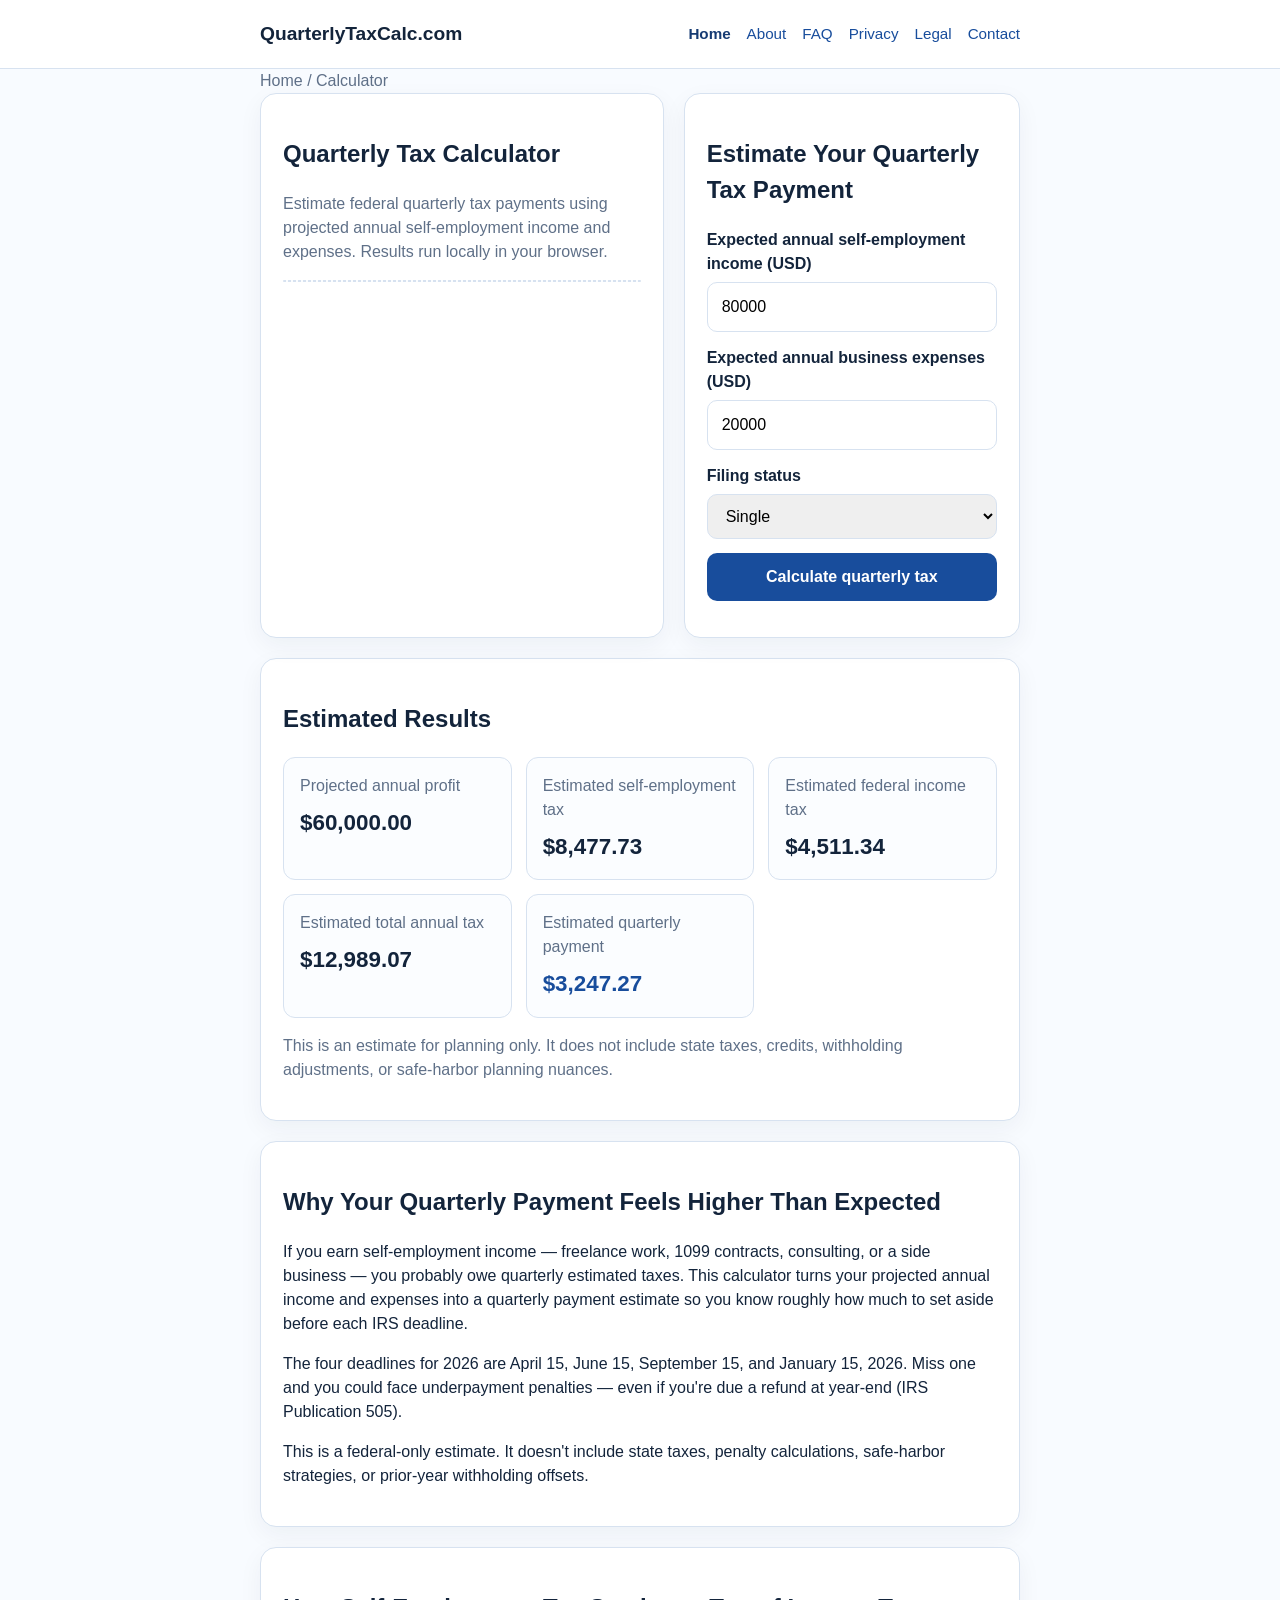
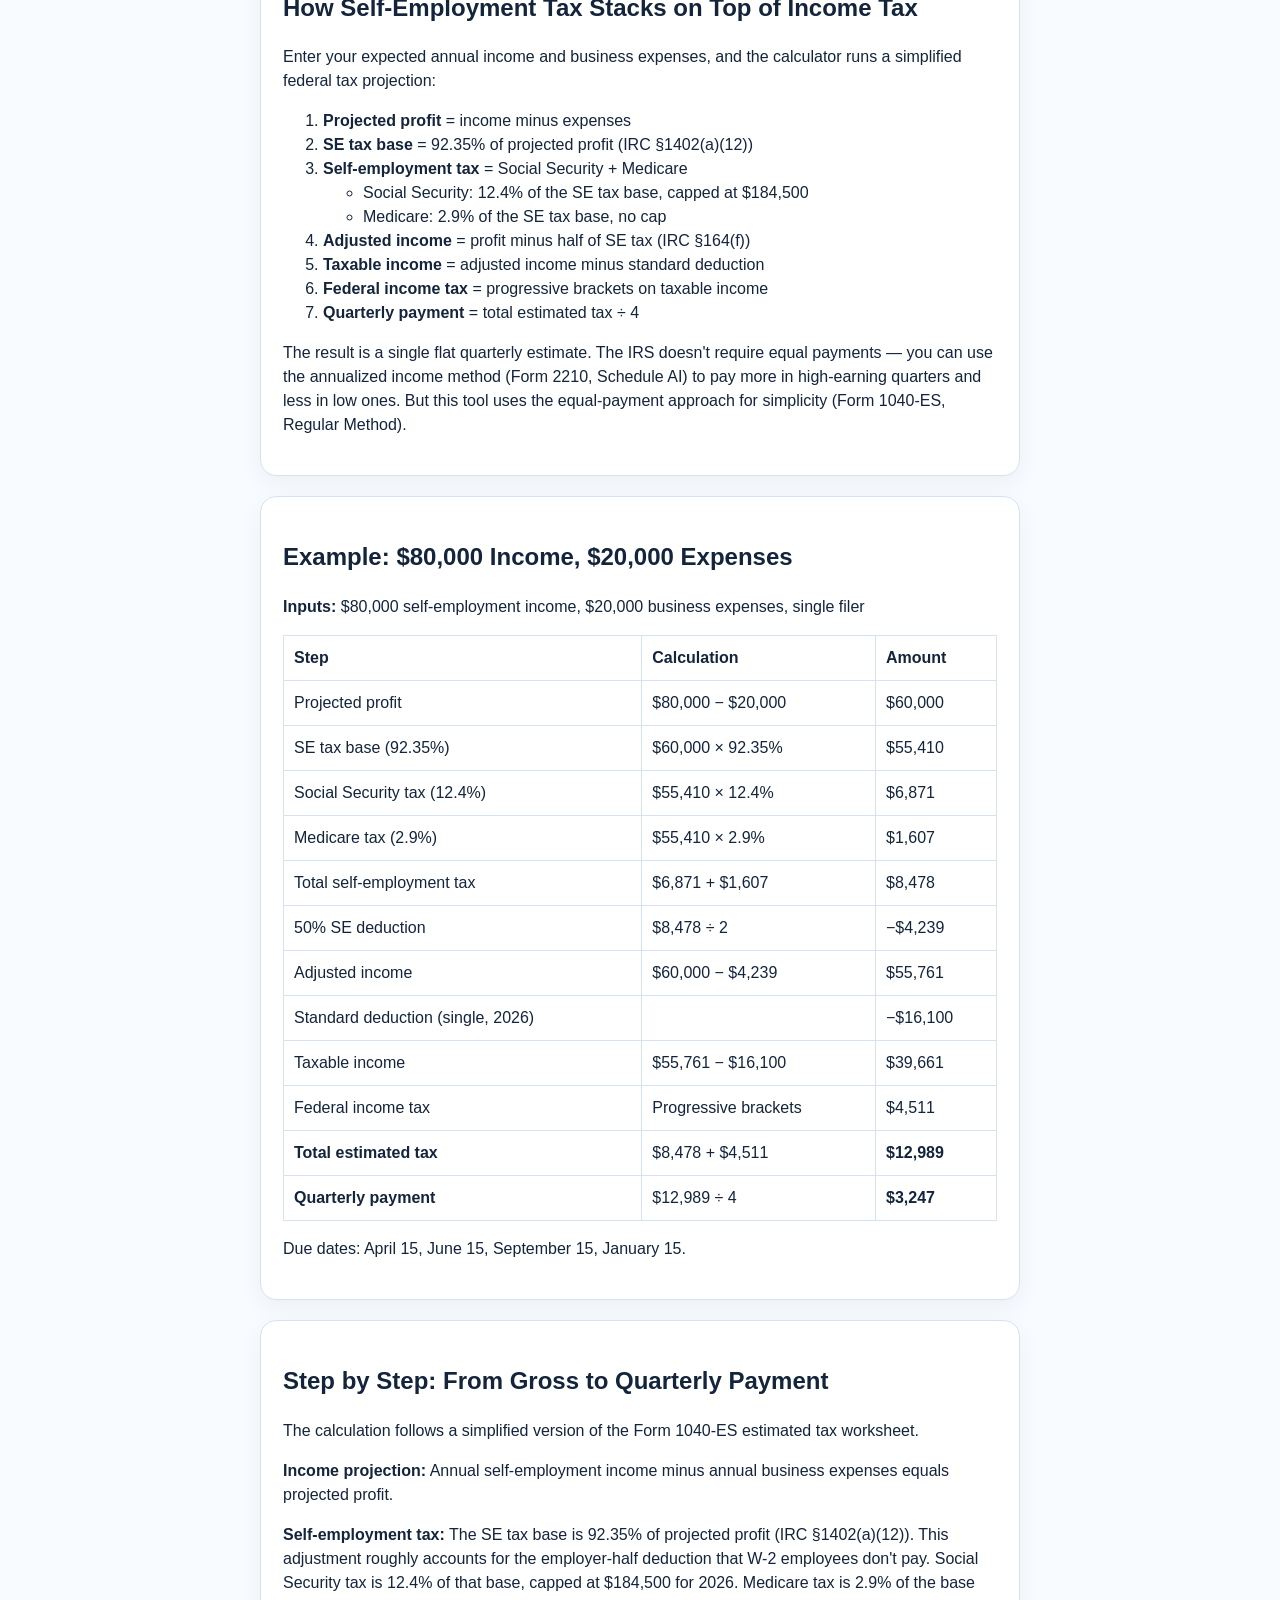
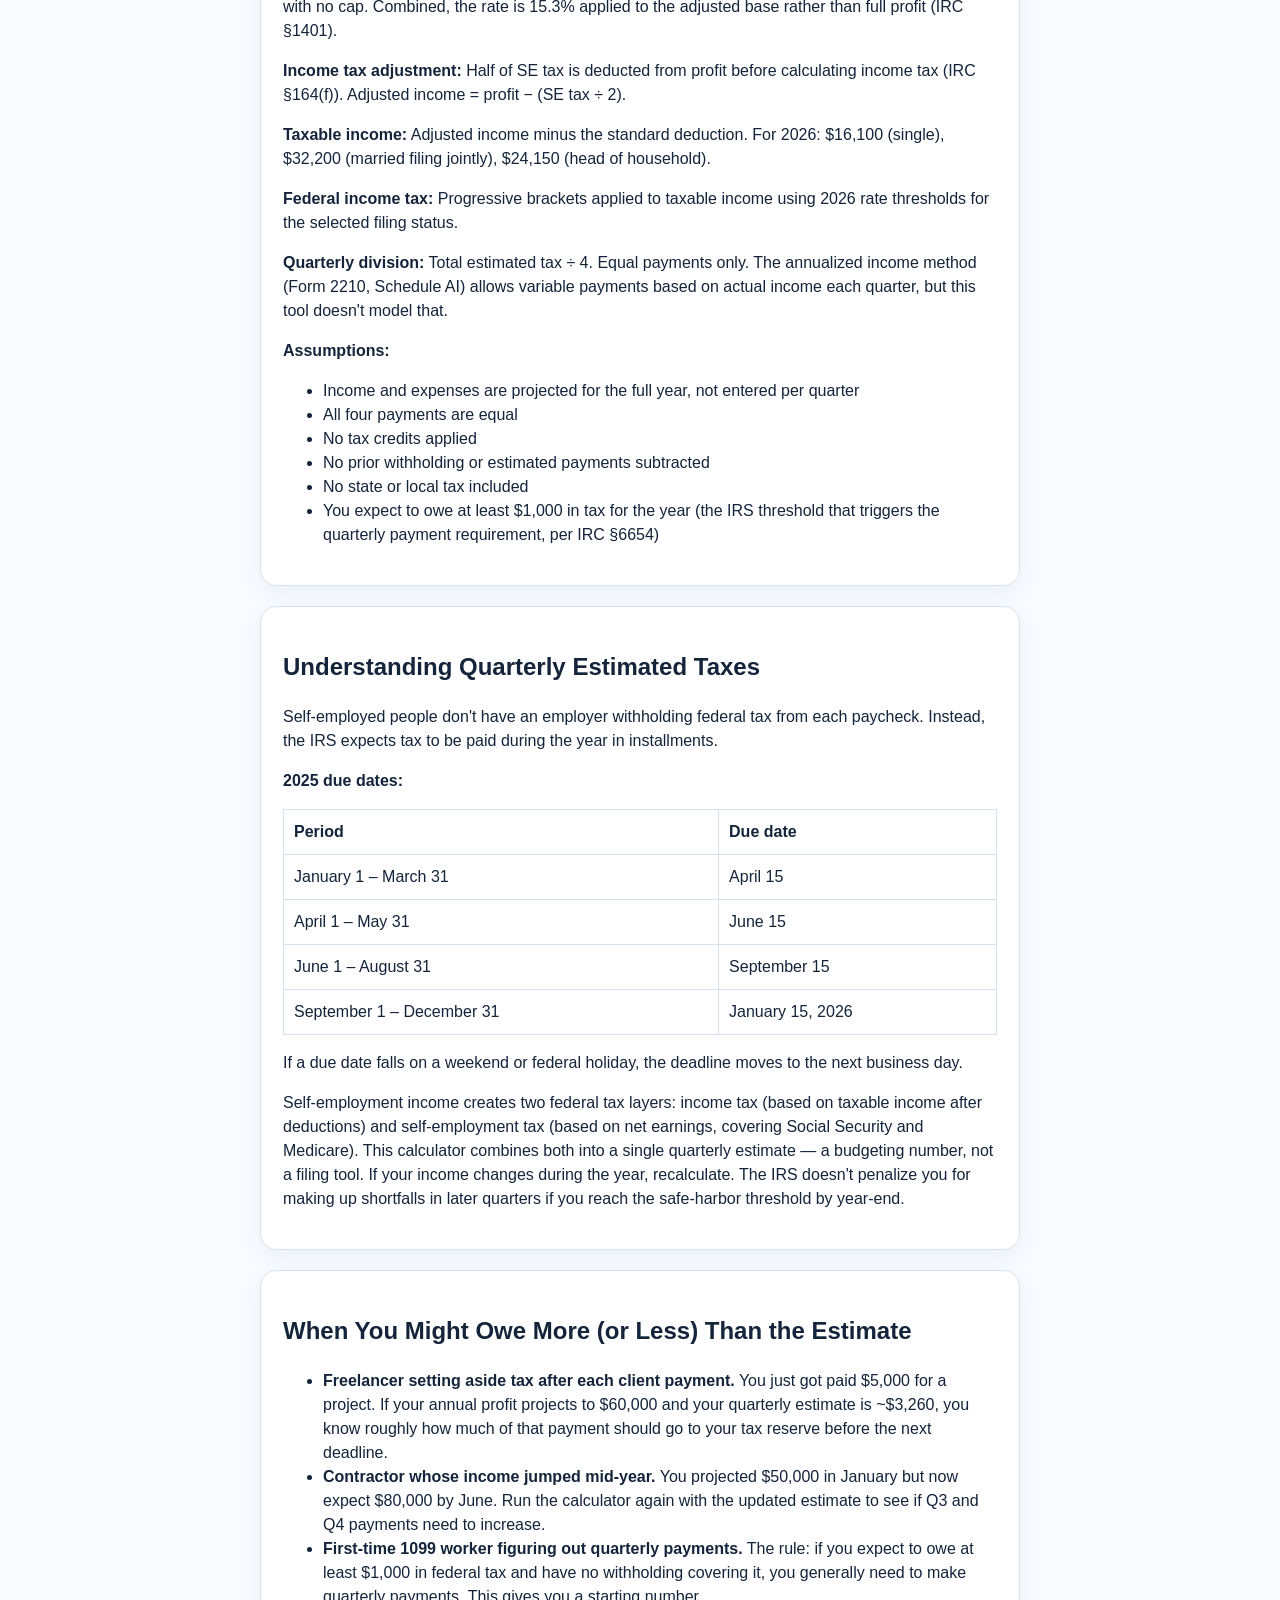
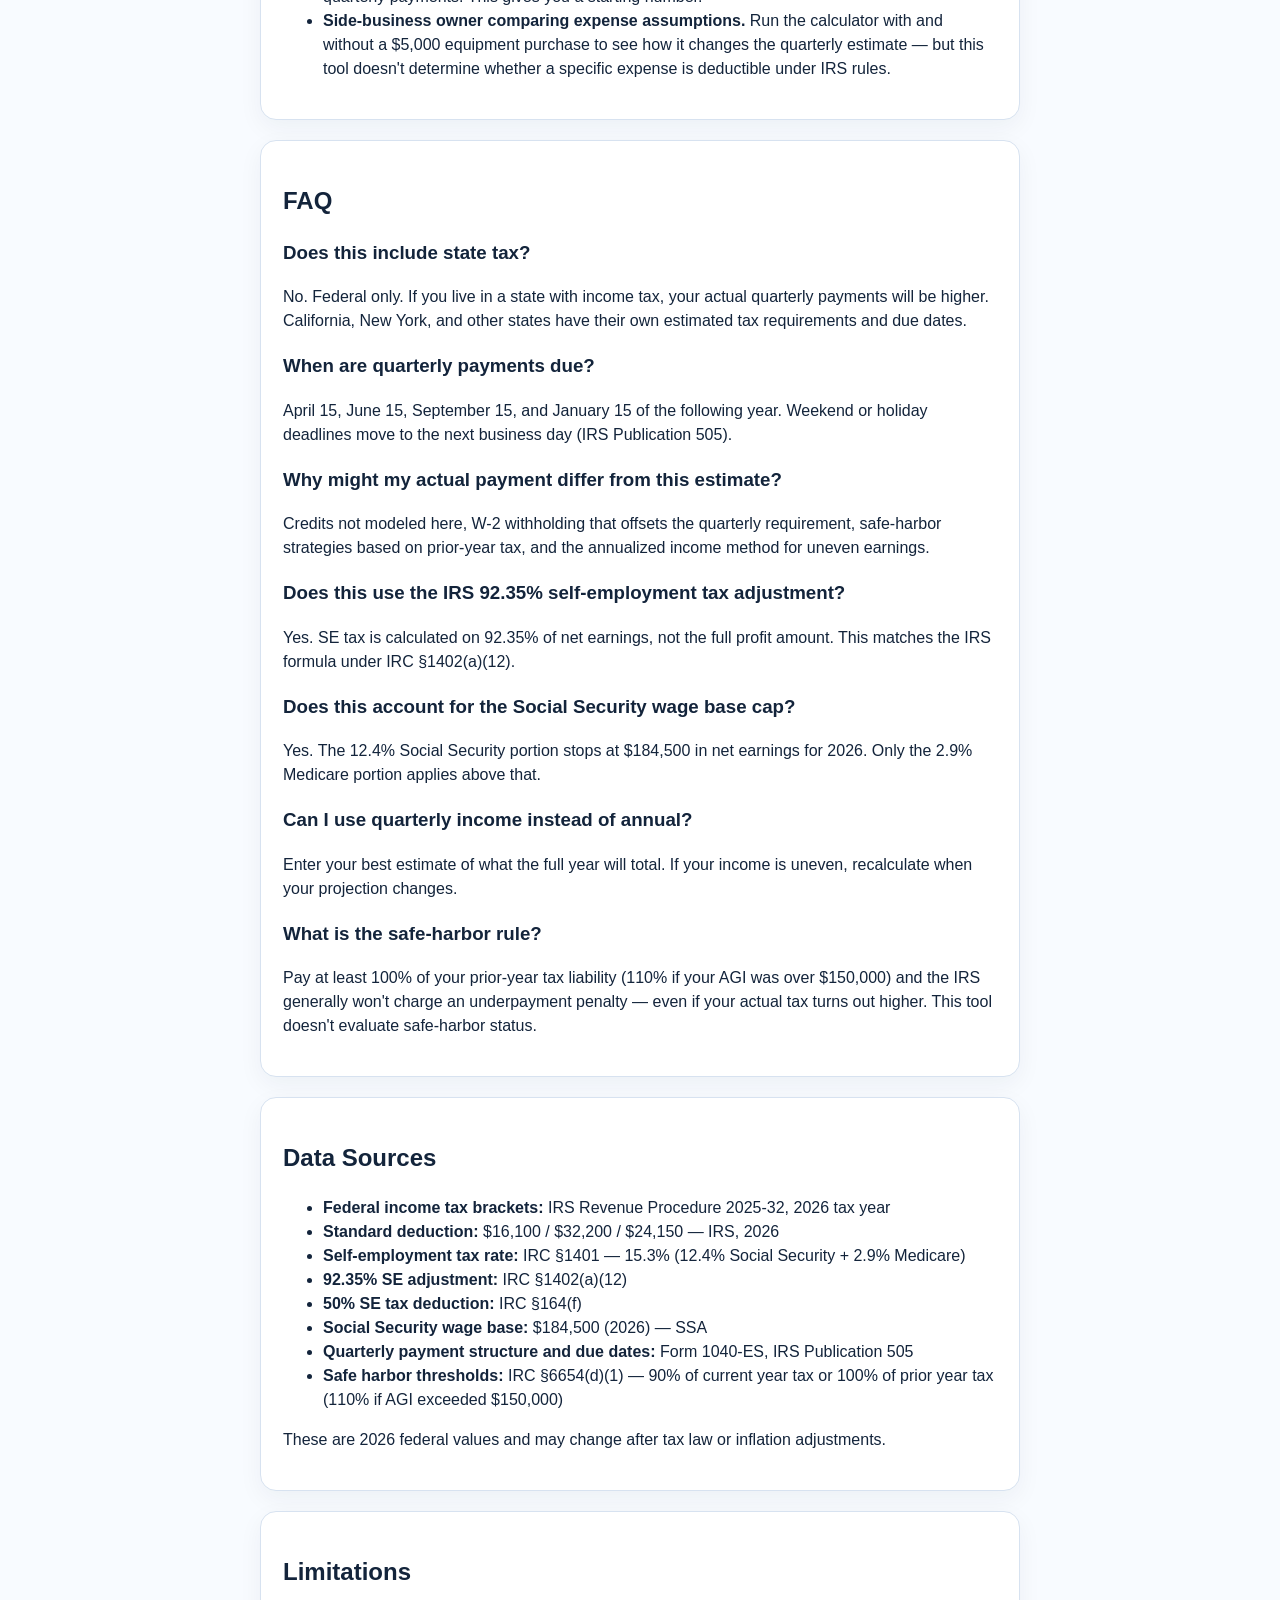
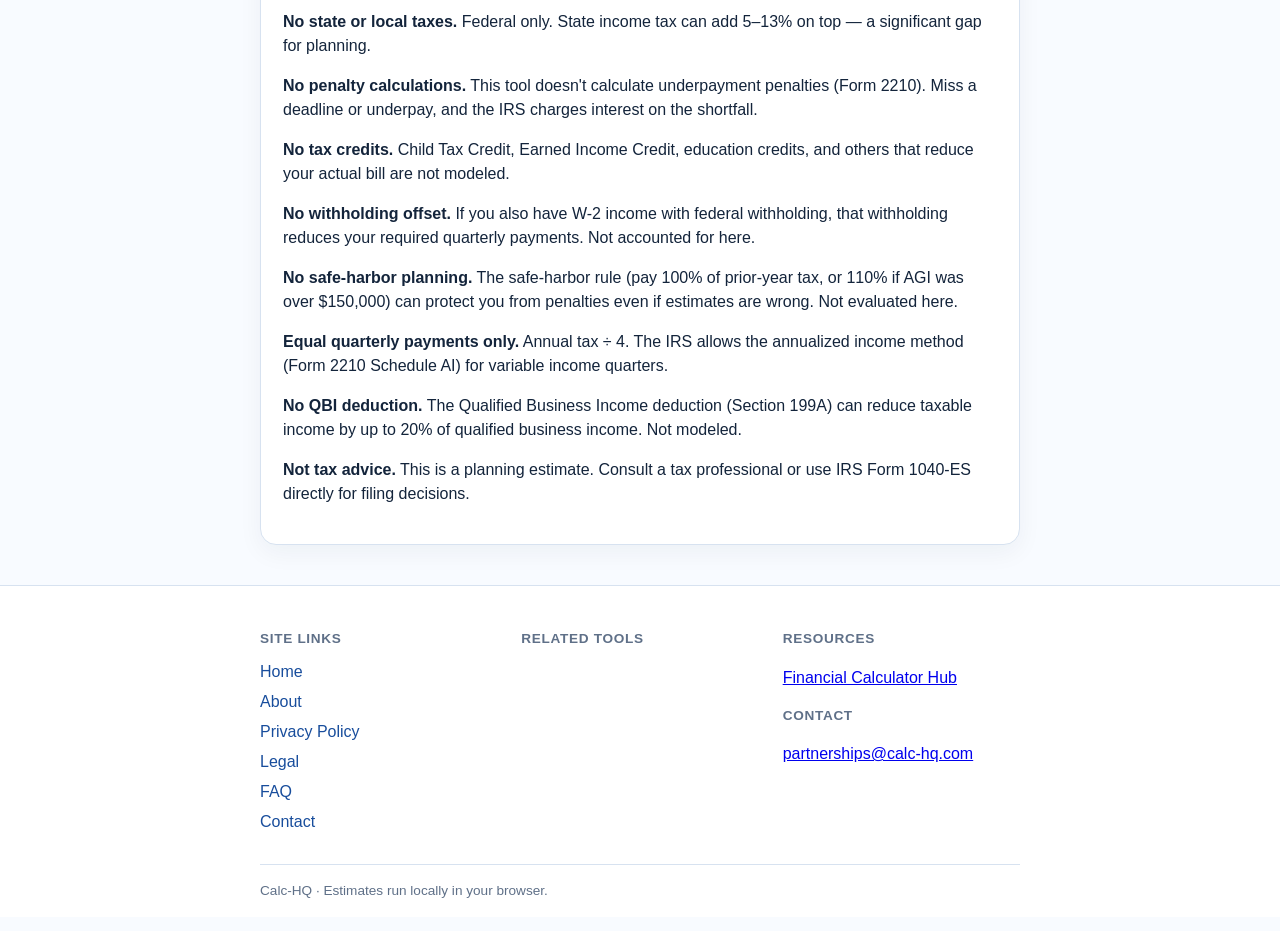
<file: index.html>
<!doctype html>
<html lang="en">
<head>
  <meta charset="utf-8">
  <meta name="viewport" content="width=device-width, initial-scale=1">
  <title>Quarterly Tax Estimator | QuarterlyTaxCalc.com</title>
  <meta name="description" content="Estimate quarterly federal tax payments for self-employed or other untaxed income using 2026 federal brackets and self-employment tax.">
  <link rel="canonical" href="https://quarterlytaxcalc.com/">
  <meta name="robots" content="index, follow">
  <meta property="og:type" content="website">
  <meta property="og:title" content="Quarterly Tax Estimator | QuarterlyTaxCalc.com">
  <meta property="og:description" content="Estimate quarterly federal tax payments for self-employed or other untaxed income using 2026 federal brackets and self-employment tax.">
  <meta property="og:url" content="https://quarterlytaxcalc.com/">
  <meta name="google-adsense-account" content="ca-pub-7744853829365165">
  <link rel="icon" href="assets/favicon.svg" type="image/svg+xml">
  <script async src="https://pagead2.googlesyndication.com/pagead/js/adsbygoogle.js?client=ca-pub-7744853829365165" crossorigin="anonymous"></script>
  <link rel="stylesheet" href="styles.css?v=layout-repair-0501c">
<script type="application/ld+json">
{
  "@context": "https://schema.org",
  "@type": "WebApplication",
  "name": "Quarterly Tax Estimator",
  "url": "https://quarterlytaxcalc.com/",
  "applicationCategory": "FinanceApplication",
  "operatingSystem": "Any",
  "creator": {"@type":"Organization","name":"Calc-HQ"},
  "description": "Estimate quarterly federal tax payments for self-employed or other untaxed income using 2026 federal brackets and self-employment tax.",
  "offers": {
    "@type": "Offer",
    "price": "0",
    "priceCurrency": "USD"
  }
}
</script>
</head>
<body>
<header class="site-header">
    <div class="container header-inner">
      <a class="brand" href="/">QuarterlyTaxCalc.com</a>
      <div data-site-header-nav></div>
    </div>
  </header>
<main class="container">
    <section class="hero">
      <div class="breadcrumbs">Home / Calculator</div>
      <div class="hero-grid">
        <div class="card">
          <h1>Quarterly Tax Calculator</h1>
          <p class="muted">Estimate federal quarterly tax payments using projected annual self-employment income and expenses. Results run locally in your browser.</p>
          <ins class="adsbygoogle ad-slot" data-ad-client="" data-ad-slot="" data-ad-format="auto" data-full-width-responsive="true" aria-label="Advertisement"></ins>
        </div>
        <div class="card">
          <h2>Estimate Your Quarterly Tax Payment</h2>
          <form id="calculatorForm">
            <div>
              <label for="annualIncome">Expected annual self-employment income (USD)</label>
              <input id="annualIncome" name="annualIncome" type="number" min="0" step="100" value="80000">
            </div>
            <div>
              <label for="annualExpenses">Expected annual business expenses (USD)</label>
              <input id="annualExpenses" name="annualExpenses" type="number" min="0" step="100" value="20000">
            </div>
            <div>
              <label for="filingStatus">Filing status</label>
              <select id="filingStatus" name="filingStatus">
                <option value="single">Single</option>
                <option value="married">Married filing jointly</option>
                <option value="hoh">Head of household</option>
              </select>
            </div>
            <button type="submit">Calculate quarterly tax</button>
          </form>
        </div>
      </div>
    </section>

    <section>
      <div class="section-card">
        <h2>Estimated Results</h2>
        <div class="results-grid">
          <div class="result-box"><span class="result-label">Projected annual profit</span><span id="projectedProfit" class="result-value">$0.00</span></div>
          <div class="result-box"><span class="result-label">Estimated self-employment tax</span><span id="estimatedSeTax" class="result-value">$0.00</span></div>
          <div class="result-box"><span class="result-label">Estimated federal income tax</span><span id="estimatedFederalTax" class="result-value">$0.00</span></div>
          <div class="result-box"><span class="result-label">Estimated total annual tax</span><span id="estimatedAnnualTax" class="result-value">$0.00</span></div>
          <div class="result-box"><span class="result-label">Estimated quarterly payment</span><span id="estimatedQuarterlyTax" class="result-value highlight">$0.00</span></div>
        </div>
        <p class="notice">This is an estimate for planning only. It does not include state taxes, credits, withholding adjustments, or safe-harbor planning nuances.</p>
      </div>
    </section>

    <section>
      <div class="section-card">
        <h2>Why Your Quarterly Payment Feels Higher Than Expected</h2>
        <p>If you earn self-employment income — freelance work, 1099 contracts, consulting, or a side business — you probably owe quarterly estimated taxes. This calculator turns your projected annual income and expenses into a quarterly payment estimate so you know roughly how much to set aside before each IRS deadline.</p>
        <p>The four deadlines for 2026 are April 15, June 15, September 15, and January 15, 2026. Miss one and you could face underpayment penalties — even if you're due a refund at year-end (IRS Publication 505).</p>
        <p>This is a federal-only estimate. It doesn't include state taxes, penalty calculations, safe-harbor strategies, or prior-year withholding offsets.</p>
      </div>
    </section>

    <section>
      <div class="section-card">
        <h2>How Self-Employment Tax Stacks on Top of Income Tax</h2>
        <p>Enter your expected annual income and business expenses, and the calculator runs a simplified federal tax projection:</p>
        <ol>
          <li><strong>Projected profit</strong> = income minus expenses</li>
          <li><strong>SE tax base</strong> = 92.35% of projected profit (IRC §1402(a)(12))</li>
          <li><strong>Self-employment tax</strong> = Social Security + Medicare
            <ul>
              <li>Social Security: 12.4% of the SE tax base, capped at $184,500</li>
              <li>Medicare: 2.9% of the SE tax base, no cap</li>
            </ul>
          </li>
          <li><strong>Adjusted income</strong> = profit minus half of SE tax (IRC §164(f))</li>
          <li><strong>Taxable income</strong> = adjusted income minus standard deduction</li>
          <li><strong>Federal income tax</strong> = progressive brackets on taxable income</li>
          <li><strong>Quarterly payment</strong> = total estimated tax ÷ 4</li>
        </ol>
        <p>The result is a single flat quarterly estimate. The IRS doesn't require equal payments — you can use the annualized income method (Form 2210, Schedule AI) to pay more in high-earning quarters and less in low ones. But this tool uses the equal-payment approach for simplicity (Form 1040-ES, Regular Method).</p>
      </div>
    </section>

    <section>
      <div class="section-card">
        <h2>Example: $80,000 Income, $20,000 Expenses</h2>
        <p><strong>Inputs:</strong> $80,000 self-employment income, $20,000 business expenses, single filer</p>
        <table class="example-table">
          <tr><th>Step</th><th>Calculation</th><th>Amount</th></tr>
          <tr><td>Projected profit</td><td>$80,000 − $20,000</td><td>$60,000</td></tr>
          <tr><td>SE tax base (92.35%)</td><td>$60,000 × 92.35%</td><td>$55,410</td></tr>
          <tr><td>Social Security tax (12.4%)</td><td>$55,410 × 12.4%</td><td>$6,871</td></tr>
          <tr><td>Medicare tax (2.9%)</td><td>$55,410 × 2.9%</td><td>$1,607</td></tr>
          <tr><td>Total self-employment tax</td><td>$6,871 + $1,607</td><td>$8,478</td></tr>
          <tr><td>50% SE deduction</td><td>$8,478 ÷ 2</td><td>−$4,239</td></tr>
          <tr><td>Adjusted income</td><td>$60,000 − $4,239</td><td>$55,761</td></tr>
          <tr><td>Standard deduction (single, 2026)</td><td></td><td>−$16,100</td></tr>
          <tr><td>Taxable income</td><td>$55,761 − $16,100</td><td>$39,661</td></tr>
          <tr><td>Federal income tax</td><td>Progressive brackets</td><td>$4,511</td></tr>
          <tr><td><strong>Total estimated tax</strong></td><td>$8,478 + $4,511</td><td><strong>$12,989</strong></td></tr>
          <tr><td><strong>Quarterly payment</strong></td><td>$12,989 ÷ 4</td><td><strong>$3,247</strong></td></tr>
        </table>
        <p>Due dates: April 15, June 15, September 15, January 15.</p>
      </div>
    </section>

    <section>
      <div class="section-card">
        <h2>Step by Step: From Gross to Quarterly Payment</h2>
        <p>The calculation follows a simplified version of the Form 1040-ES estimated tax worksheet.</p>
        <p><strong>Income projection:</strong> Annual self-employment income minus annual business expenses equals projected profit.</p>
        <p><strong>Self-employment tax:</strong> The SE tax base is 92.35% of projected profit (IRC §1402(a)(12)). This adjustment roughly accounts for the employer-half deduction that W-2 employees don't pay. Social Security tax is 12.4% of that base, capped at $184,500 for 2026. Medicare tax is 2.9% of the base with no cap. Combined, the rate is 15.3% applied to the adjusted base rather than full profit (IRC §1401).</p>
        <p><strong>Income tax adjustment:</strong> Half of SE tax is deducted from profit before calculating income tax (IRC §164(f)). Adjusted income = profit − (SE tax ÷ 2).</p>
        <p><strong>Taxable income:</strong> Adjusted income minus the standard deduction. For 2026: $16,100 (single), $32,200 (married filing jointly), $24,150 (head of household).</p>
        <p><strong>Federal income tax:</strong> Progressive brackets applied to taxable income using 2026 rate thresholds for the selected filing status.</p>
        <p><strong>Quarterly division:</strong> Total estimated tax ÷ 4. Equal payments only. The annualized income method (Form 2210, Schedule AI) allows variable payments based on actual income each quarter, but this tool doesn't model that.</p>
        <p><strong>Assumptions:</strong></p>
        <ul>
          <li>Income and expenses are projected for the full year, not entered per quarter</li>
          <li>All four payments are equal</li>
          <li>No tax credits applied</li>
          <li>No prior withholding or estimated payments subtracted</li>
          <li>No state or local tax included</li>
          <li>You expect to owe at least $1,000 in tax for the year (the IRS threshold that triggers the quarterly payment requirement, per IRC §6654)</li>
        </ul>
      </div>
    </section>

    <section>
      <div class="section-card">
        <h2>Understanding Quarterly Estimated Taxes</h2>
        <p>Self-employed people don't have an employer withholding federal tax from each paycheck. Instead, the IRS expects tax to be paid during the year in installments.</p>
        <p><strong>2025 due dates:</strong></p>
        <table class="example-table">
          <tr><th>Period</th><th>Due date</th></tr>
          <tr><td>January 1 – March 31</td><td>April 15</td></tr>
          <tr><td>April 1 – May 31</td><td>June 15</td></tr>
          <tr><td>June 1 – August 31</td><td>September 15</td></tr>
          <tr><td>September 1 – December 31</td><td>January 15, 2026</td></tr>
        </table>
        <p>If a due date falls on a weekend or federal holiday, the deadline moves to the next business day.</p>
        <p>Self-employment income creates two federal tax layers: income tax (based on taxable income after deductions) and self-employment tax (based on net earnings, covering Social Security and Medicare). This calculator combines both into a single quarterly estimate — a budgeting number, not a filing tool. If your income changes during the year, recalculate. The IRS doesn't penalize you for making up shortfalls in later quarters if you reach the safe-harbor threshold by year-end.</p>
      </div>
    </section>

    <section>
      <div class="section-card">
        <h2>When You Might Owe More (or Less) Than the Estimate</h2>
        <ul>
          <li><strong>Freelancer setting aside tax after each client payment.</strong> You just got paid $5,000 for a project. If your annual profit projects to $60,000 and your quarterly estimate is ~$3,260, you know roughly how much of that payment should go to your tax reserve before the next deadline.</li>
          <li><strong>Contractor whose income jumped mid-year.</strong> You projected $50,000 in January but now expect $80,000 by June. Run the calculator again with the updated estimate to see if Q3 and Q4 payments need to increase.</li>
          <li><strong>First-time 1099 worker figuring out quarterly payments.</strong> The rule: if you expect to owe at least $1,000 in federal tax and have no withholding covering it, you generally need to make quarterly payments. This gives you a starting number.</li>
          <li><strong>Side-business owner comparing expense assumptions.</strong> Run the calculator with and without a $5,000 equipment purchase to see how it changes the quarterly estimate — but this tool doesn't determine whether a specific expense is deductible under IRS rules.</li>
        </ul>
      </div>
    </section>

    <section>
      <div class="section-card">
        <h2>FAQ</h2>
        <h3>Does this include state tax?</h3>
        <p>No. Federal only. If you live in a state with income tax, your actual quarterly payments will be higher. California, New York, and other states have their own estimated tax requirements and due dates.</p>
        <h3>When are quarterly payments due?</h3>
        <p>April 15, June 15, September 15, and January 15 of the following year. Weekend or holiday deadlines move to the next business day (IRS Publication 505).</p>
        <h3>Why might my actual payment differ from this estimate?</h3>
        <p>Credits not modeled here, W-2 withholding that offsets the quarterly requirement, safe-harbor strategies based on prior-year tax, and the annualized income method for uneven earnings.</p>
        <h3>Does this use the IRS 92.35% self-employment tax adjustment?</h3>
        <p>Yes. SE tax is calculated on 92.35% of net earnings, not the full profit amount. This matches the IRS formula under IRC §1402(a)(12).</p>
        <h3>Does this account for the Social Security wage base cap?</h3>
        <p>Yes. The 12.4% Social Security portion stops at $184,500 in net earnings for 2026. Only the 2.9% Medicare portion applies above that.</p>
        <h3>Can I use quarterly income instead of annual?</h3>
        <p>Enter your best estimate of what the full year will total. If your income is uneven, recalculate when your projection changes.</p>
        <h3>What is the safe-harbor rule?</h3>
        <p>Pay at least 100% of your prior-year tax liability (110% if your AGI was over $150,000) and the IRS generally won't charge an underpayment penalty — even if your actual tax turns out higher. This tool doesn't evaluate safe-harbor status.</p>
      </div>
    </section>

    <section>
      <div class="section-card">
        <h2>Data Sources</h2>
        <ul>
          <li><strong>Federal income tax brackets:</strong> IRS Revenue Procedure 2025-32, 2026 tax year</li>
          <li><strong>Standard deduction:</strong> $16,100 / $32,200 / $24,150 — IRS, 2026</li>
          <li><strong>Self-employment tax rate:</strong> IRC §1401 — 15.3% (12.4% Social Security + 2.9% Medicare)</li>
          <li><strong>92.35% SE adjustment:</strong> IRC §1402(a)(12)</li>
          <li><strong>50% SE tax deduction:</strong> IRC §164(f)</li>
          <li><strong>Social Security wage base:</strong> $184,500 (2026) — SSA</li>
          <li><strong>Quarterly payment structure and due dates:</strong> Form 1040-ES, IRS Publication 505</li>
          <li><strong>Safe harbor thresholds:</strong> IRC §6654(d)(1) — 90% of current year tax or 100% of prior year tax (110% if AGI exceeded $150,000)</li>
        </ul>
        <p>These are 2026 federal values and may change after tax law or inflation adjustments.</p>
      </div>
    </section>

    <section>
      <div class="section-card">
        <h2>Limitations</h2>
        <p><strong>No state or local taxes.</strong> Federal only. State income tax can add 5–13% on top — a significant gap for planning.</p>
        <p><strong>No penalty calculations.</strong> This tool doesn't calculate underpayment penalties (Form 2210). Miss a deadline or underpay, and the IRS charges interest on the shortfall.</p>
        <p><strong>No tax credits.</strong> Child Tax Credit, Earned Income Credit, education credits, and others that reduce your actual bill are not modeled.</p>
        <p><strong>No withholding offset.</strong> If you also have W-2 income with federal withholding, that withholding reduces your required quarterly payments. Not accounted for here.</p>
        <p><strong>No safe-harbor planning.</strong> The safe-harbor rule (pay 100% of prior-year tax, or 110% if AGI was over $150,000) can protect you from penalties even if estimates are wrong. Not evaluated here.</p>
        <p><strong>Equal quarterly payments only.</strong> Annual tax ÷ 4. The IRS allows the annualized income method (Form 2210 Schedule AI) for variable income quarters.</p>
        <p><strong>No QBI deduction.</strong> The Qualified Business Income deduction (Section 199A) can reduce taxable income by up to 20% of qualified business income. Not modeled.</p>
        <p><strong>Not tax advice.</strong> This is a planning estimate. Consult a tax professional or use IRS Form 1040-ES directly for filing decisions.</p>
      </div>
    </section>
  </main>
<footer class="site-footer">
    <div class="container" id="site-footer"></div>
  </footer>
  <script src="/assets/config.js"></script>
  <script src="/assets/network.js?v=2026-05-03"></script>
  <script src="/assets/ads.js"></script>
  <script src="/assets/app.js"></script>
</body>
</html>
</file>
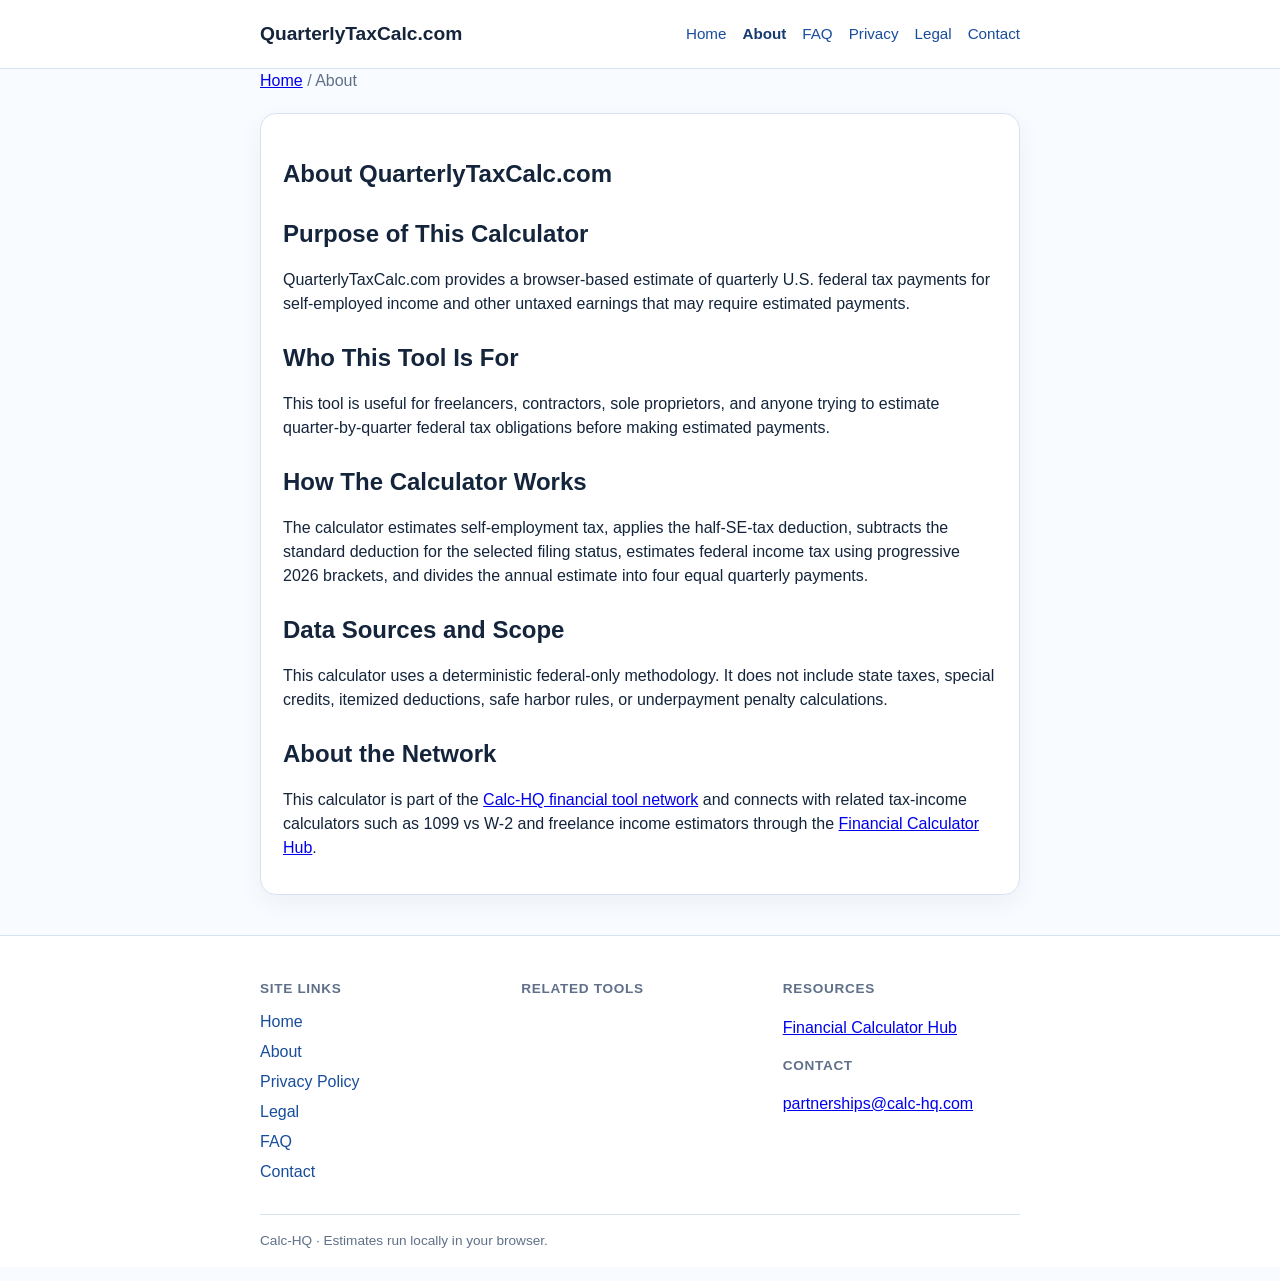
<file: about.html>
<!doctype html>
<html lang="en">
<head>
  <meta charset="utf-8">
  <meta name="viewport" content="width=device-width, initial-scale=1">
  <title>About | QuarterlyTaxCalc.com</title>
  <meta name="description" content="Learn how QuarterlyTaxCalc.com estimates quarterly federal tax payments using 2026 brackets, standard deductions, and self-employment tax rules.">
  <link rel="canonical" href="https://quarterlytaxcalc.com/about.html">
  <meta name="robots" content="index, follow">
  <meta property="og:type" content="website">
  <meta property="og:title" content="About | QuarterlyTaxCalc.com">
  <meta property="og:description" content="Learn how QuarterlyTaxCalc.com estimates quarterly federal tax payments using 2026 brackets, standard deductions, and self-employment tax rules.">
  <meta property="og:url" content="https://quarterlytaxcalc.com/about.html">
  <meta name="google-adsense-account" content="ca-pub-7744853829365165">
  <link rel="icon" href="assets/favicon.svg" type="image/svg+xml">
  <script async src="https://pagead2.googlesyndication.com/pagead/js/adsbygoogle.js?client=ca-pub-7744853829365165" crossorigin="anonymous"></script>
  <link rel="stylesheet" href="styles.css?v=layout-repair-0501c">
<script type="application/ld+json">
{
  "@context": "https://schema.org",
  "@type": "AboutPage",
  "name": "About",
  "url": "https://quarterlytaxcalc.com/about.html",
  "description": "Learn how QuarterlyTaxCalc.com estimates quarterly federal tax payments using 2026 brackets, standard deductions, and self-employment tax rules."
}
</script>
</head>
<body>
<header class="site-header">
    <div class="container header-inner">
      <a class="brand" href="/">QuarterlyTaxCalc.com</a>
      <div data-site-header-nav></div>
    </div>
  </header>

<main class="container">
  <section class="hero">
    <div class="breadcrumbs"><a href="/">Home</a> / About</div>
    <div class="page-copy"><div class="section-card">
      <h1>About QuarterlyTaxCalc.com</h1>
      <h2>Purpose of This Calculator</h2>
      <p>QuarterlyTaxCalc.com provides a browser-based estimate of quarterly U.S. federal tax payments for self-employed income and other untaxed earnings that may require estimated payments.</p>
      <h2>Who This Tool Is For</h2>
      <p>This tool is useful for freelancers, contractors, sole proprietors, and anyone trying to estimate quarter-by-quarter federal tax obligations before making estimated payments.</p>
      <h2>How The Calculator Works</h2>
      <p>The calculator estimates self-employment tax, applies the half-SE-tax deduction, subtracts the standard deduction for the selected filing status, estimates federal income tax using progressive 2026 brackets, and divides the annual estimate into four equal quarterly payments.</p>
      <h2>Data Sources and Scope</h2>
      <p>This calculator uses a deterministic federal-only methodology. It does not include state taxes, special credits, itemized deductions, safe harbor rules, or underpayment penalty calculations.</p>
      <h2>About the Network</h2>
      <p>This calculator is part of the <a href="https://calc-hq.com/" target="_blank" rel="noopener">Calc-HQ financial tool network</a> and connects with related tax-income calculators such as 1099 vs W-2 and freelance income estimators through the <a href="https://calc-hq.com/" target="_blank" rel="noopener">Financial Calculator Hub</a>.</p>
    </div>
  </section>
</main>
<footer class="site-footer">
    <div class="container" id="site-footer"></div>
  </footer>
  <script src="/assets/config.js"></script>
  <script src="/assets/network.js?v=2026-05-03"></script>
  <script src="/assets/ads.js"></script>
  <script src="/assets/app.js"></script>
</body>
</html>
</file>
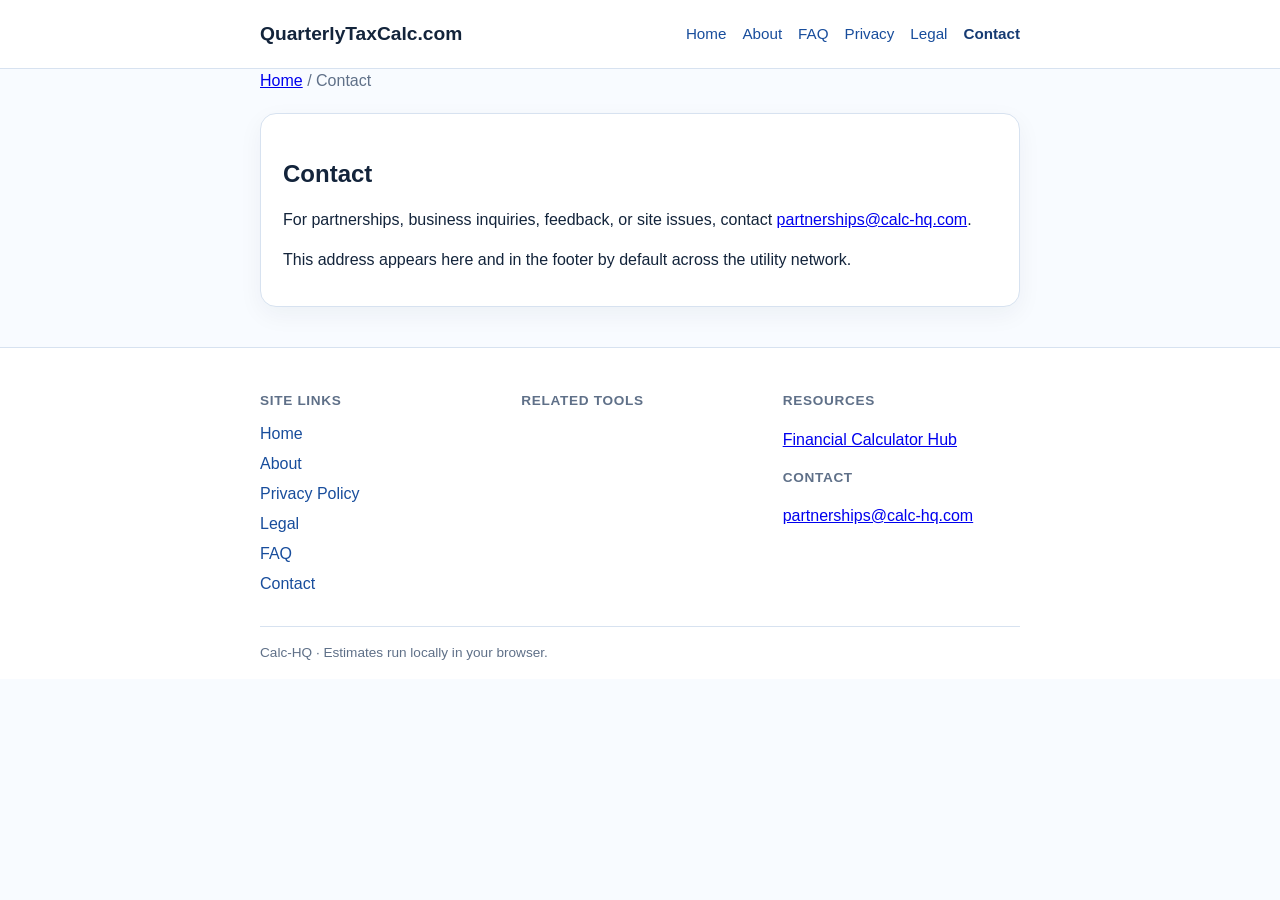
<file: contact.html>
<!doctype html>
<html lang="en">
<head>
  <meta charset="utf-8">
  <meta name="viewport" content="width=device-width, initial-scale=1">
  <title>Contact | QuarterlyTaxCalc.com</title>
  <meta name="description" content="Contact QuarterlyTaxCalc.com for partnerships, business inquiries, feedback, or site issues.">
  <link rel="canonical" href="https://quarterlytaxcalc.com/contact.html">
  <meta name="robots" content="index, follow">
  <meta property="og:type" content="website">
  <meta property="og:title" content="Contact | QuarterlyTaxCalc.com">
  <meta property="og:description" content="Contact QuarterlyTaxCalc.com for partnerships, business inquiries, feedback, or site issues.">
  <meta property="og:url" content="https://quarterlytaxcalc.com/contact.html">
  <meta name="google-adsense-account" content="ca-pub-7744853829365165">
  <link rel="icon" href="assets/favicon.svg" type="image/svg+xml">
  <script async src="https://pagead2.googlesyndication.com/pagead/js/adsbygoogle.js?client=ca-pub-7744853829365165" crossorigin="anonymous"></script>
  <link rel="stylesheet" href="styles.css?v=layout-repair-0501c">
<script type="application/ld+json">
{
  "@context": "https://schema.org",
  "@type": "WebPage",
  "name": "Contact",
  "url": "https://quarterlytaxcalc.com/contact.html",
  "description": "Contact QuarterlyTaxCalc.com for partnerships, business inquiries, feedback, or site issues."
}
</script>
</head>
<body>
<header class="site-header">
    <div class="container header-inner">
      <a class="brand" href="/">QuarterlyTaxCalc.com</a>
      <div data-site-header-nav></div>
    </div>
  </header>

<main class="container">
  <section class="hero">
    <div class="breadcrumbs"><a href="/">Home</a> / Contact</div>
    <div class="page-copy"><div class="section-card">
      <h1>Contact</h1>
      <p>For partnerships, business inquiries, feedback, or site issues, contact <a href="mailto:partnerships@calc-hq.com">partnerships@calc-hq.com</a>.</p>
      <p>This address appears here and in the footer by default across the utility network.</p>
    </div>
  </section>
</main>
<footer class="site-footer">
    <div class="container" id="site-footer"></div>
  </footer>
  <script src="/assets/config.js"></script>
  <script src="/assets/network.js?v=2026-05-03"></script>
  <script src="/assets/ads.js"></script>
  <script src="/assets/app.js"></script>
</body>
</html>
</file>
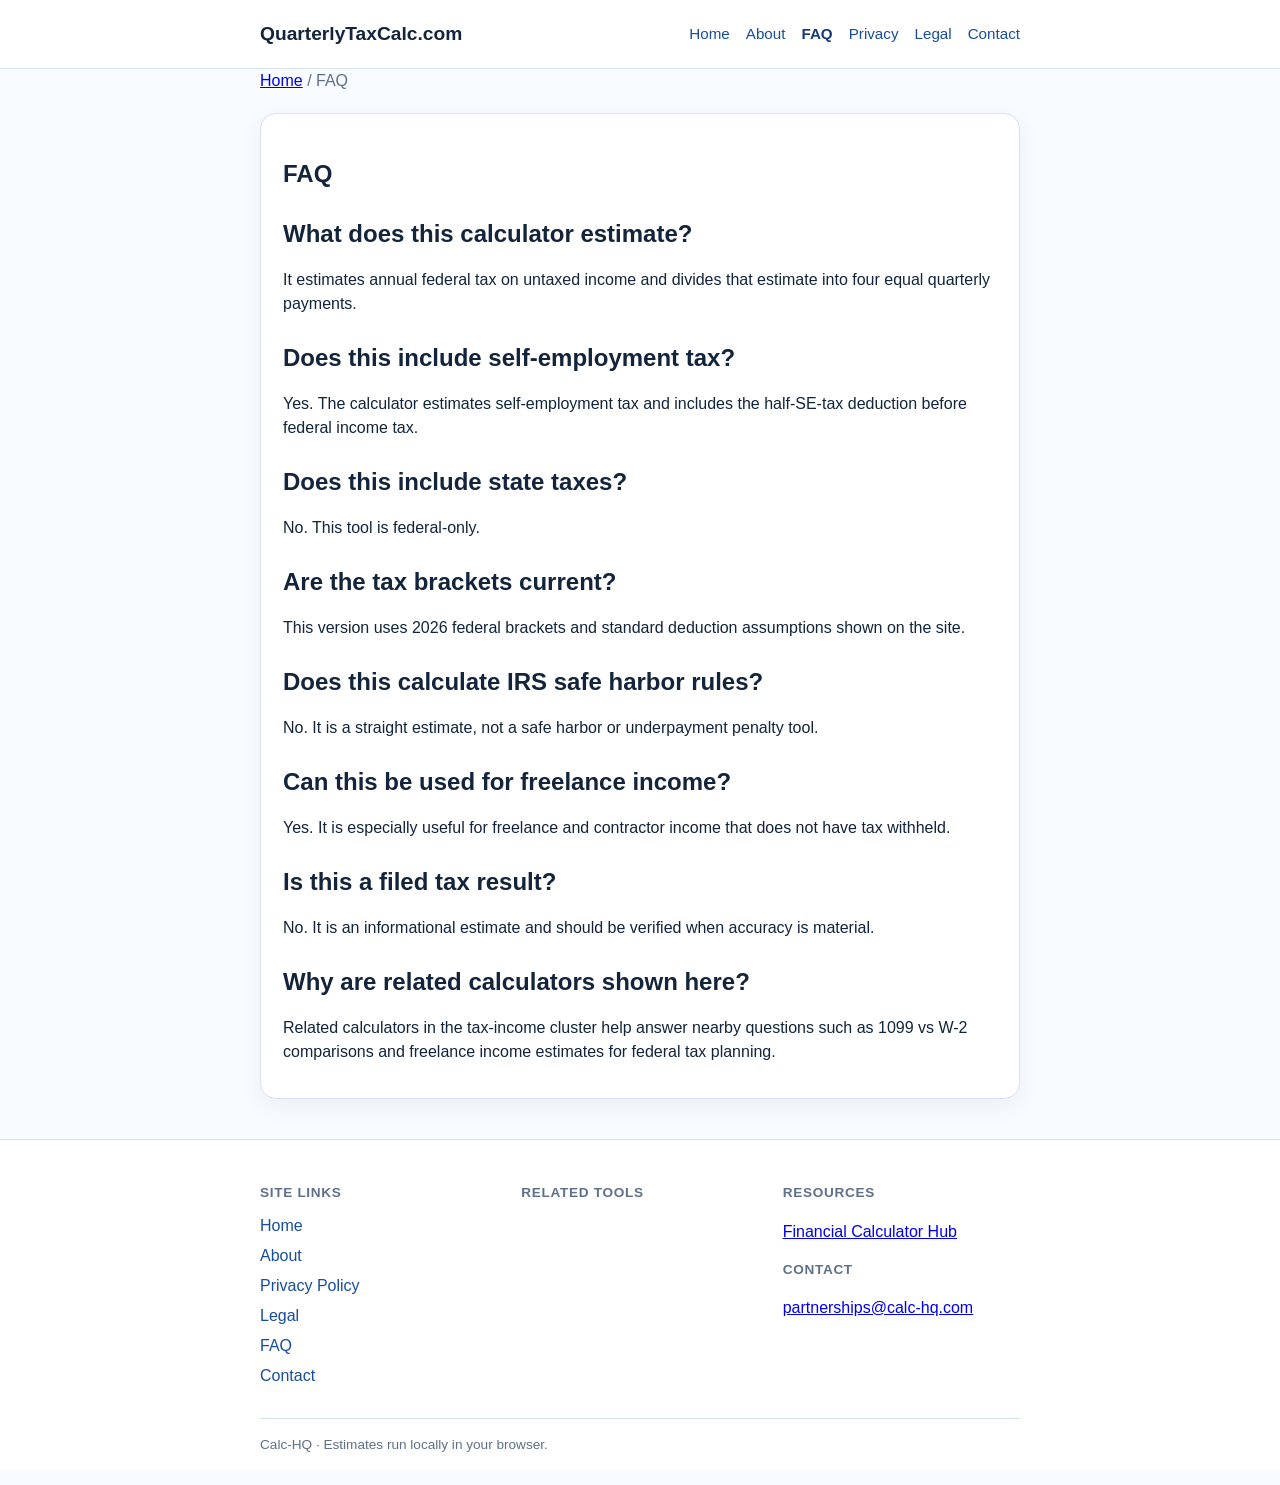
<file: faq.html>
<!doctype html>
<html lang="en">
<head>
  <meta charset="utf-8">
  <meta name="viewport" content="width=device-width, initial-scale=1">
  <title>FAQ | QuarterlyTaxCalc.com</title>
  <meta name="description" content="Frequently asked questions about quarterly estimated taxes, self-employment tax, filing status assumptions, and calculator scope.">
  <link rel="canonical" href="https://quarterlytaxcalc.com/faq.html">
  <meta name="robots" content="index, follow">
  <meta property="og:type" content="website">
  <meta property="og:title" content="FAQ | QuarterlyTaxCalc.com">
  <meta property="og:description" content="Frequently asked questions about quarterly estimated taxes, self-employment tax, filing status assumptions, and calculator scope.">
  <meta property="og:url" content="https://quarterlytaxcalc.com/faq.html">
  <meta name="google-adsense-account" content="ca-pub-7744853829365165">
  <link rel="icon" href="assets/favicon.svg" type="image/svg+xml">
  <script async src="https://pagead2.googlesyndication.com/pagead/js/adsbygoogle.js?client=ca-pub-7744853829365165" crossorigin="anonymous"></script>
  <link rel="stylesheet" href="styles.css?v=layout-repair-0501c">
<script type="application/ld+json">
{
  "@context": "https://schema.org",
  "@type": "WebPage",
  "name": "FAQ",
  "url": "https://quarterlytaxcalc.com/faq.html",
  "description": "Frequently asked questions about quarterly estimated taxes, self-employment tax, filing status assumptions, and calculator scope."
}
</script>
<script type="application/ld+json">
{
  "@context": "https://schema.org",
  "@type": "FAQPage",
  "mainEntity": [
    {
      "@type": "Question",
      "name": "What does this calculator estimate?",
      "acceptedAnswer": {
        "@type": "Answer",
        "text": "It estimates annual federal tax on untaxed income and divides that estimate into four equal quarterly payments."
      }
    },
    {
      "@type": "Question",
      "name": "Does this include self-employment tax?",
      "acceptedAnswer": {
        "@type": "Answer",
        "text": "Yes. The calculator estimates self-employment tax and includes the half-SE-tax deduction before federal income tax."
      }
    },
    {
      "@type": "Question",
      "name": "Does this include state taxes?",
      "acceptedAnswer": {
        "@type": "Answer",
        "text": "No. This tool is federal-only."
      }
    },
    {
      "@type": "Question",
      "name": "Are the tax brackets current?",
      "acceptedAnswer": {
        "@type": "Answer",
        "text": "This version uses 2026 federal brackets and standard deduction assumptions shown on the site."
      }
    },
    {
      "@type": "Question",
      "name": "Does this calculate IRS safe harbor rules?",
      "acceptedAnswer": {
        "@type": "Answer",
        "text": "No. It is a straight estimate, not a safe harbor or underpayment penalty tool."
      }
    },
    {
      "@type": "Question",
      "name": "Can this be used for freelance income?",
      "acceptedAnswer": {
        "@type": "Answer",
        "text": "Yes. It is especially useful for freelance and contractor income that does not have tax withheld."
      }
    },
    {
      "@type": "Question",
      "name": "Is this a filed tax result?",
      "acceptedAnswer": {
        "@type": "Answer",
        "text": "No. It is an informational estimate and should be verified when accuracy is material."
      }
    },
    {
      "@type": "Question",
      "name": "Why are related calculators shown here?",
      "acceptedAnswer": {
        "@type": "Answer",
        "text": "Related calculators in the tax-income cluster help answer nearby questions such as 1099 vs W-2 comparisons and freelance income estimates for federal tax planning."
      }
    }
  ]
}
</script>
</head>
<body>
<header class="site-header">
    <div class="container header-inner">
      <a class="brand" href="/">QuarterlyTaxCalc.com</a>
      <div data-site-header-nav></div>
    </div>
  </header>

<main class="container">
  <section class="hero">
    <div class="breadcrumbs"><a href="/">Home</a> / FAQ</div>
    <div class="page-copy"><div class="section-card">
      <h1>FAQ</h1>
      <h2>What does this calculator estimate?</h2>
      <p>It estimates annual federal tax on untaxed income and divides that estimate into four equal quarterly payments.</p>
      <h2>Does this include self-employment tax?</h2>
      <p>Yes. The calculator estimates self-employment tax and includes the half-SE-tax deduction before federal income tax.</p>
      <h2>Does this include state taxes?</h2>
      <p>No. This tool is federal-only.</p>
      <h2>Are the tax brackets current?</h2>
      <p>This version uses 2026 federal brackets and standard deduction assumptions shown on the site.</p>
      <h2>Does this calculate IRS safe harbor rules?</h2>
      <p>No. It is a straight estimate, not a safe harbor or underpayment penalty tool.</p>
      <h2>Can this be used for freelance income?</h2>
      <p>Yes. It is especially useful for freelance and contractor income that does not have tax withheld.</p>
      <h2>Is this a filed tax result?</h2>
      <p>No. It is an informational estimate and should be verified when accuracy is material.</p>
      <h2>Why are related calculators shown here?</h2>
      <p>Related calculators in the tax-income cluster help answer nearby questions such as 1099 vs W-2 comparisons and freelance income estimates for federal tax planning.</p>
    </div>
  </section>
</main>
<footer class="site-footer">
    <div class="container" id="site-footer"></div>
  </footer>
  <script src="/assets/config.js"></script>
  <script src="/assets/network.js?v=2026-05-03"></script>
  <script src="/assets/ads.js"></script>
  <script src="/assets/app.js"></script>
</body>
</html>
</file>
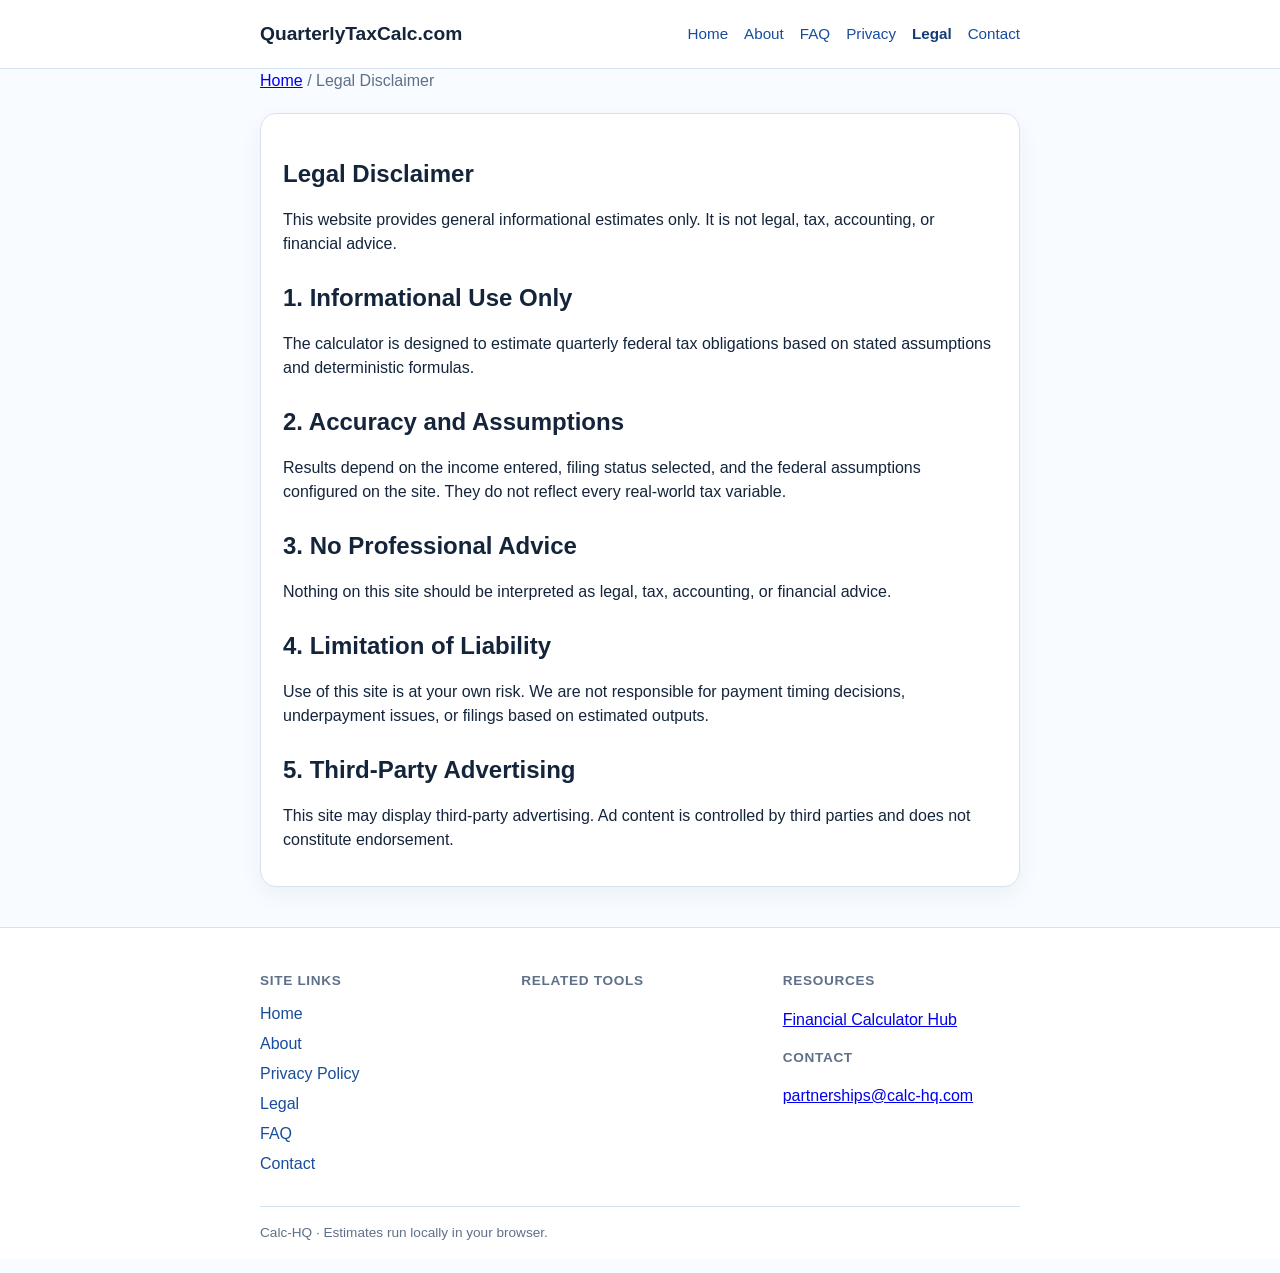
<file: legal.html>
<!doctype html>
<html lang="en">
<head>
  <meta charset="utf-8">
  <meta name="viewport" content="width=device-width, initial-scale=1">
  <title>Legal Disclaimer | QuarterlyTaxCalc.com</title>
  <meta name="description" content="Legal disclaimer for QuarterlyTaxCalc.com covering informational use, federal-only estimates, and limitations.">
  <link rel="canonical" href="https://quarterlytaxcalc.com/legal.html">
  <meta name="robots" content="index, follow">
  <meta property="og:type" content="website">
  <meta property="og:title" content="Legal Disclaimer | QuarterlyTaxCalc.com">
  <meta property="og:description" content="Legal disclaimer for QuarterlyTaxCalc.com covering informational use, federal-only estimates, and limitations.">
  <meta property="og:url" content="https://quarterlytaxcalc.com/legal.html">
  <meta name="google-adsense-account" content="ca-pub-7744853829365165">
  <link rel="icon" href="assets/favicon.svg" type="image/svg+xml">
  <script async src="https://pagead2.googlesyndication.com/pagead/js/adsbygoogle.js?client=ca-pub-7744853829365165" crossorigin="anonymous"></script>
  <link rel="stylesheet" href="styles.css?v=layout-repair-0501c">
<script type="application/ld+json">
{
  "@context": "https://schema.org",
  "@type": "WebPage",
  "name": "Legal Disclaimer",
  "url": "https://quarterlytaxcalc.com/legal.html",
  "description": "Legal disclaimer for QuarterlyTaxCalc.com covering informational use, federal-only estimates, and limitations."
}
</script>
</head>
<body>
<header class="site-header">
    <div class="container header-inner">
      <a class="brand" href="/">QuarterlyTaxCalc.com</a>
      <div data-site-header-nav></div>
    </div>
  </header>

<main class="container">
  <section class="hero">
    <div class="breadcrumbs"><a href="/">Home</a> / Legal Disclaimer</div>
    <div class="page-copy"><div class="section-card">
      <h1>Legal Disclaimer</h1>
      <p>This website provides general informational estimates only. It is not legal, tax, accounting, or financial advice.</p>
      <h2>1. Informational Use Only</h2>
      <p>The calculator is designed to estimate quarterly federal tax obligations based on stated assumptions and deterministic formulas.</p>
      <h2>2. Accuracy and Assumptions</h2>
      <p>Results depend on the income entered, filing status selected, and the federal assumptions configured on the site. They do not reflect every real-world tax variable.</p>
      <h2>3. No Professional Advice</h2>
      <p>Nothing on this site should be interpreted as legal, tax, accounting, or financial advice.</p>
      <h2>4. Limitation of Liability</h2>
      <p>Use of this site is at your own risk. We are not responsible for payment timing decisions, underpayment issues, or filings based on estimated outputs.</p>
      <h2>5. Third-Party Advertising</h2>
      <p>This site may display third-party advertising. Ad content is controlled by third parties and does not constitute endorsement.</p>
    </div>
  </section>
</main>
<footer class="site-footer">
    <div class="container" id="site-footer"></div>
  </footer>
  <script src="/assets/config.js"></script>
  <script src="/assets/network.js?v=2026-05-03"></script>
  <script src="/assets/ads.js"></script>
  <script src="/assets/app.js"></script>
</body>
</html>
</file>
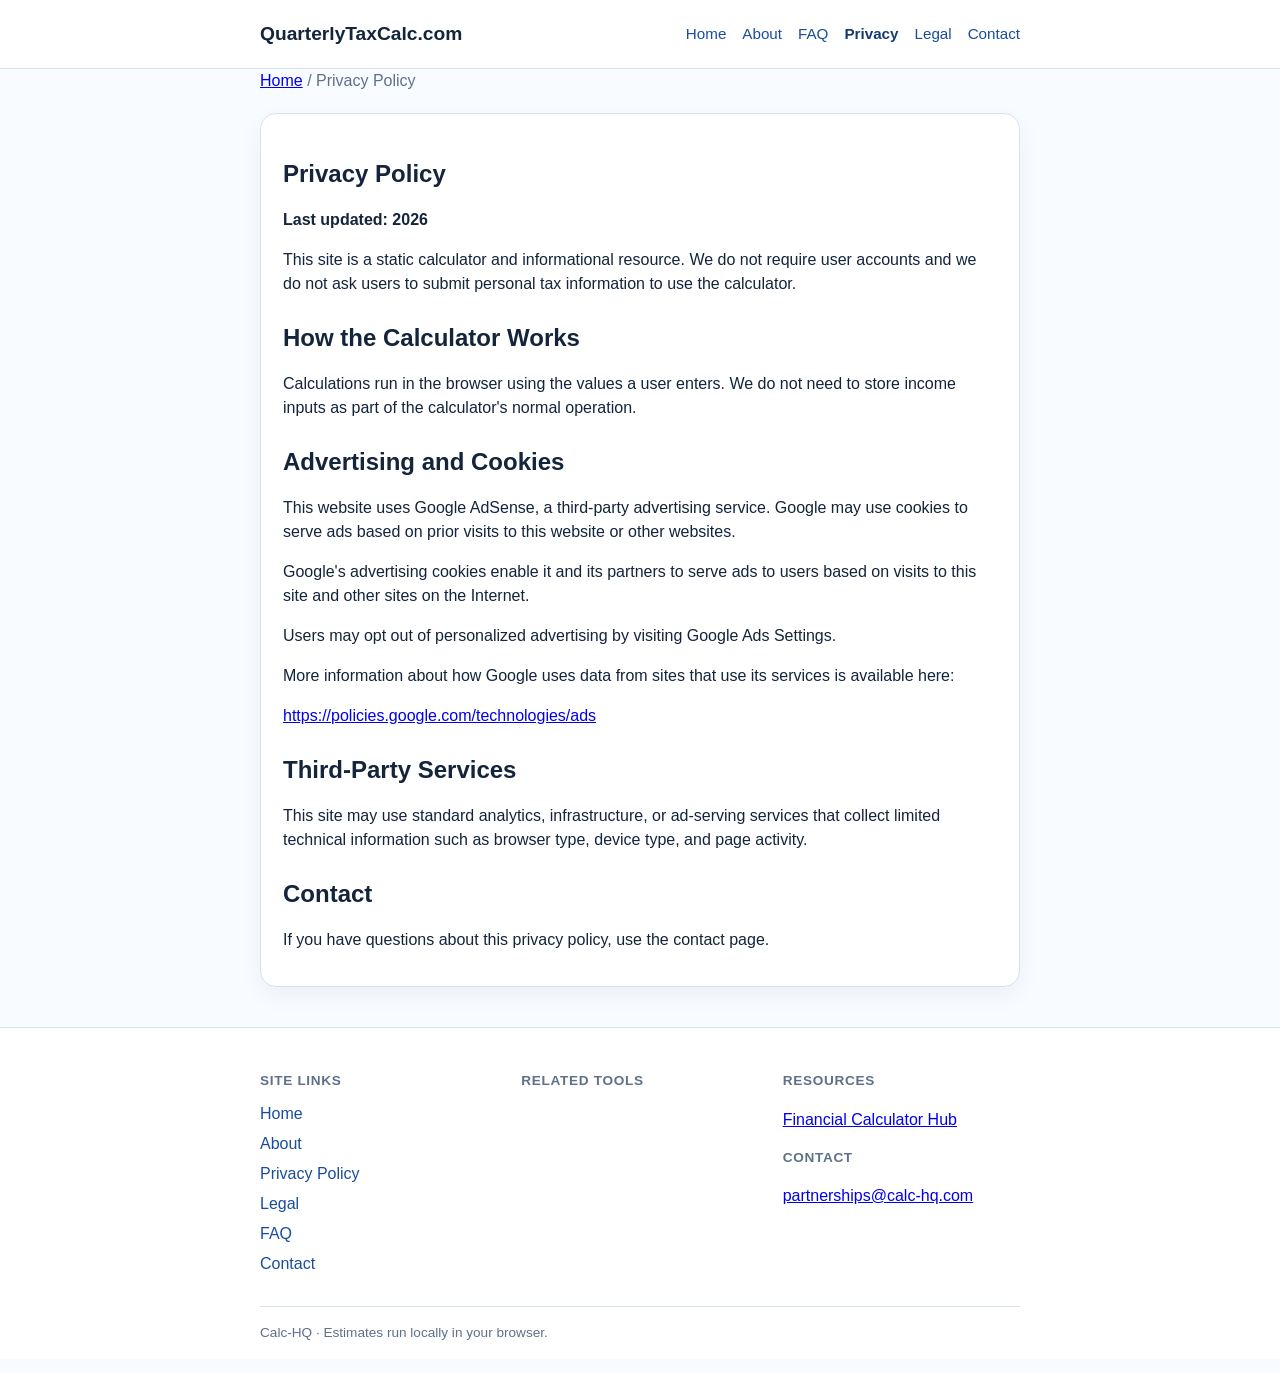
<file: privacy.html>
<!doctype html>
<html lang="en">
<head>
  <meta charset="utf-8">
  <meta name="viewport" content="width=device-width, initial-scale=1">
  <title>Privacy Policy | QuarterlyTaxCalc.com</title>
  <meta name="description" content="Privacy policy for QuarterlyTaxCalc.com, including Google AdSense and cookie disclosure.">
  <link rel="canonical" href="https://quarterlytaxcalc.com/privacy.html">
  <meta name="robots" content="index, follow">
  <meta property="og:type" content="website">
  <meta property="og:title" content="Privacy Policy | QuarterlyTaxCalc.com">
  <meta property="og:description" content="Privacy policy for QuarterlyTaxCalc.com, including Google AdSense and cookie disclosure.">
  <meta property="og:url" content="https://quarterlytaxcalc.com/privacy.html">
  <meta name="google-adsense-account" content="ca-pub-7744853829365165">
  <link rel="icon" href="assets/favicon.svg" type="image/svg+xml">
  <script async src="https://pagead2.googlesyndication.com/pagead/js/adsbygoogle.js?client=ca-pub-7744853829365165" crossorigin="anonymous"></script>
  <link rel="stylesheet" href="styles.css?v=layout-repair-0501c">
<script type="application/ld+json">
{
  "@context": "https://schema.org",
  "@type": "WebPage",
  "name": "Privacy Policy",
  "url": "https://quarterlytaxcalc.com/privacy.html",
  "description": "Privacy policy for QuarterlyTaxCalc.com, including Google AdSense and cookie disclosure."
}
</script>
</head>
<body>
<header class="site-header">
    <div class="container header-inner">
      <a class="brand" href="/">QuarterlyTaxCalc.com</a>
      <div data-site-header-nav></div>
    </div>
  </header>

<main class="container">
  <section class="hero">
    <div class="breadcrumbs"><a href="/">Home</a> / Privacy Policy</div>
    <div class="page-copy"><div class="section-card">
      <h1>Privacy Policy</h1>
      <p><strong>Last updated: 2026</strong></p>
      <p>This site is a static calculator and informational resource. We do not require user accounts and we do not ask users to submit personal tax information to use the calculator.</p>
      <h2>How the Calculator Works</h2>
      <p>Calculations run in the browser using the values a user enters. We do not need to store income inputs as part of the calculator's normal operation.</p>
      <h2>Advertising and Cookies</h2>
      <p>This website uses Google AdSense, a third-party advertising service. Google may use cookies to serve ads based on prior visits to this website or other websites.</p>
      <p>Google's advertising cookies enable it and its partners to serve ads to users based on visits to this site and other sites on the Internet.</p>
      <p>Users may opt out of personalized advertising by visiting Google Ads Settings.</p>
      <p>More information about how Google uses data from sites that use its services is available here:</p>
      <p><a href="https://policies.google.com/technologies/ads" target="_blank" rel="noopener">https://policies.google.com/technologies/ads</a></p>
      <h2>Third-Party Services</h2>
      <p>This site may use standard analytics, infrastructure, or ad-serving services that collect limited technical information such as browser type, device type, and page activity.</p>
      <h2>Contact</h2>
      <p>If you have questions about this privacy policy, use the contact page.</p>
    </div>
  </section>
</main>
<footer class="site-footer">
    <div class="container" id="site-footer"></div>
  </footer>
  <script src="/assets/config.js"></script>
  <script src="/assets/network.js?v=2026-05-03"></script>
  <script src="/assets/ads.js"></script>
  <script src="/assets/app.js"></script>
</body>
</html>
</file>
<file: styles.css>
:root {
  --bg: #f8fbff;
  --panel: #ffffff;
  --panel-alt: #fbfdff;
  --text: #13243b;
  --muted: #5f7088;
  --primary: #184d9c;
  --primary-dark: #163b73;
  --border: #d7e2f0;
  --success: #0f7a43;
}
* { box-sizing: border-box; }
body {
  margin: 0;
  font-family: Arial, Helvetica, sans-serif;
  background: var(--bg);
  color: var(--text);
  line-height: 1.5;
}
.container { max-width: 800px; margin: 0 auto; padding: 0 20px; }
.site-header, .site-footer { background: var(--panel); border-bottom: 1px solid var(--border); }
.site-footer { border-top: 1px solid var(--border); border-bottom: 0; margin-top: 40px; }
.header-inner { min-height: 68px; display: flex; align-items: center; justify-content: space-between; }
.brand { font-size: 1.2rem; font-weight: 700; text-decoration: none; color: var(--text); }
main { padding: 24px 0 40px; }
.hero-grid { display: grid; grid-template-columns: 1.2fr 1fr; gap: 20px; }
.card, .section-card {
  background: var(--panel);
  border: 1px solid var(--border);
  border-radius: 16px;
  padding: 22px;
  box-shadow: 0 8px 24px rgba(19, 36, 59, 0.05);
}
.section-card { margin-top: 20px; }
.breadcrumbs, .muted, .notice { color: var(--muted); }
.ad-slot {
  margin-top: 16px;
  min-height: 0;
  border: 1px dashed var(--border);
  border-radius: 12px;
  display: flex;
  align-items: center;
  justify-content: center;
  background: var(--panel-alt);
}
label { display: block; margin: 0 0 6px; font-weight: 600; }
input, select, button {
  width: 100%;
  padding: 12px 14px;
  border-radius: 10px;
  border: 1px solid var(--border);
  font: inherit;
  margin-bottom: 14px;
}
button {
  background: var(--primary);
  color: #fff;
  border: 0;
  font-weight: 700;
  cursor: pointer;
}
button:hover { background: var(--primary-dark); }
.results-grid {
  display: grid;
  grid-template-columns: repeat(auto-fit, minmax(210px, 1fr));
  gap: 14px;
}
.result-box {
  background: var(--panel-alt);
  border: 1px solid var(--border);
  border-radius: 12px;
  padding: 16px;
}
.result-label { display: block; color: var(--muted); margin-bottom: 8px; }
.result-value { font-size: 1.4rem; font-weight: 800; }
.result-value.highlight { color: var(--primary); }
.example-table, .faq-table { width: 100%; border-collapse: collapse; }
.example-table th, .example-table td, .faq-table th, .faq-table td {
  border: 1px solid var(--border);
  padding: 10px;
  text-align: left;
}
.footer-links { display: flex; flex-wrap: wrap; gap: 16px; padding: 20px 0; }
.footer-links a { color: var(--primary); text-decoration: none; }
@media (max-width: 820px) {
  .hero-grid { grid-template-columns: 1fr; }
}
.footer-email { color: var(--muted); }
[data-site-header-nav] nav a { color: var(--primary); text-decoration:none; }
.footer-grid { display: grid; grid-template-columns: repeat(auto-fit, minmax(200px, 1fr)); gap: 24px; padding: 32px 0 16px; }
.footer-grid h2 { font-size: 0.85rem; text-transform: uppercase; letter-spacing: 0.05em; color: var(--muted); margin-bottom: 10px; }
.footer-nav-links { list-style: none; padding: 0; margin: 0; }
.footer-nav-links li { margin-bottom: 6px; }
.footer-nav-links a { color: var(--primary); text-decoration: none; }
.footer-meta { color: var(--muted); font-size: 0.85rem; padding: 16px 0; border-top: 1px solid var(--border); margin-top: 8px; }
.header-nav { display: flex; gap: 16px; flex-wrap: wrap; }
.header-nav a { color: var(--primary); text-decoration: none; font-size: 0.95rem; }
.header-nav a.active { font-weight: 700; color: var(--primary-dark); }
.adsense-unit { height: 0; overflow: hidden; }
.adsense-unit ins, .adsense-unit iframe { height: 0 !important; max-height: 0 !important; }
.adsense-unit.active { height: auto; overflow: visible; }
.adsense-unit.active ins, .adsense-unit.active iframe { height: auto !important; max-height: none !important; }
.page-copy { max-width: 800px; margin: 0 auto; }
.page-copy h1 { margin-bottom: 16px; }
.page-copy h2 { margin-top: 24px; margin-bottom: 8px; }
.page-copy p { margin-bottom: 12px; }
@media (max-width: 600px) {
  .header-inner {
    display: flex;
    flex-direction: column;
    align-items: stretch;
  }
  .brand {
    display: block;
    width: 100%;
    font-size: 18px;
    line-height: 1.2;
    white-space: normal;
    margin: 0 0 8px 0;
  }
  .header-nav {
    display: flex;
    flex-wrap: wrap;
    width: 100%;
    gap: 10px 14px;
    font-size: 14px;
  }
  .page-copy { padding: 0 8px; }
  body { padding-bottom: env(safe-area-inset-bottom, 0); overflow-x: hidden; }
}
</file>
